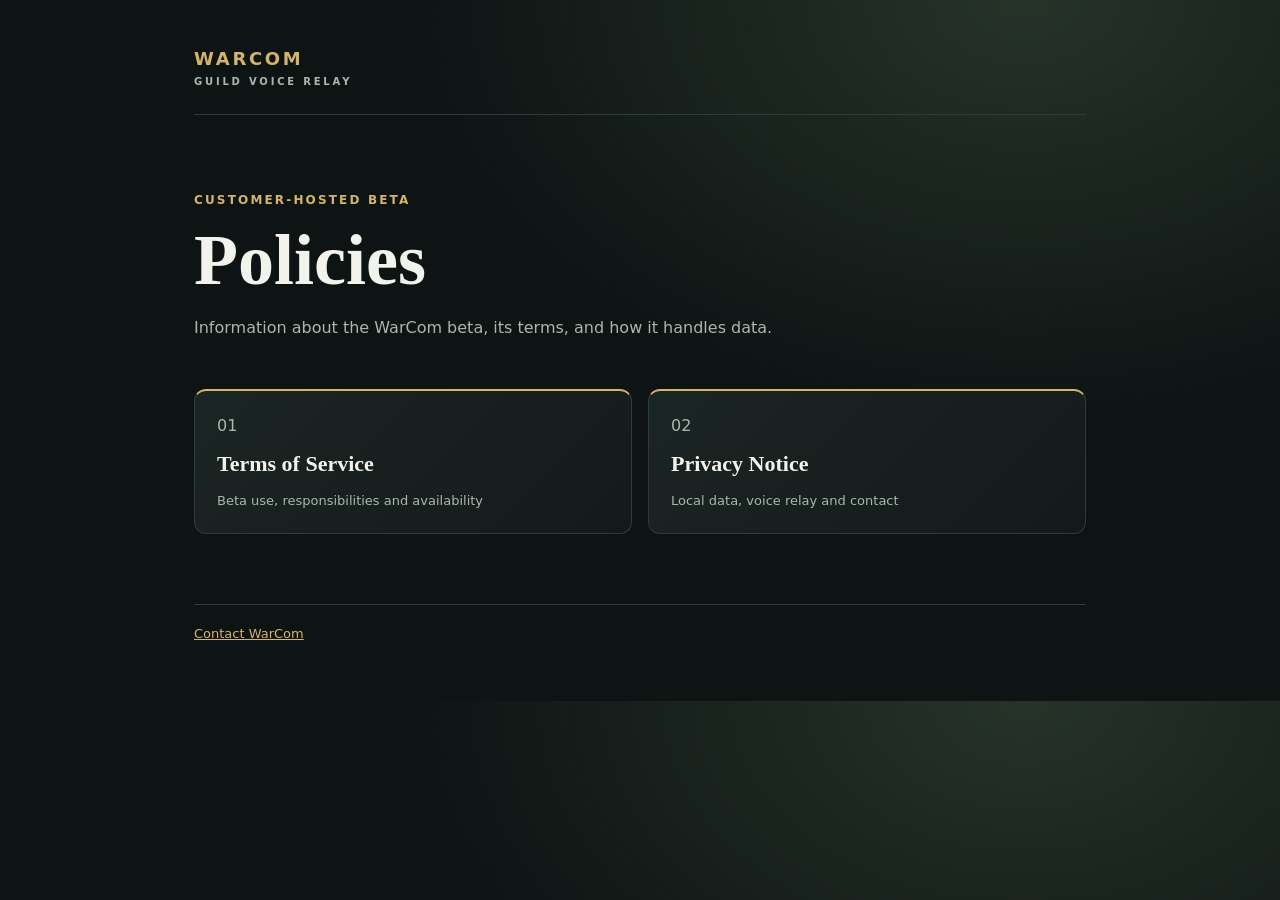
<file: index.html>
<!doctype html><html lang="en-GB"><head>  <meta charset="utf-8">  <meta name="viewport" content="width=device-width, initial-scale=1">  <meta name="description" content="WarCom Guild Voice Relay policies and contact details.">  <meta name="robots" content="noindex, follow"><title>WarCom policies</title>  <link rel="stylesheet" href="style.css"></head><body>  <main class="shell">    <header><a class="brand" href="index.html">WARCOM <span>GUILD VOICE RELAY</span></a></header>    <section class="intro">      <p class="eyebrow">CUSTOMER-HOSTED BETA</p>      <h1>Policies</h1>      <p>Information about the WarCom beta, its terms, and how it handles data.</p>    </section>    <nav class="cards" aria-label="Policies">      <a href="terms.html"><span>01</span><strong>Terms of Service</strong><small>Beta use, responsibilities and availability</small></a>      <a href="privacy.html"><span>02</span><strong>Privacy Notice</strong><small>Local data, voice relay and contact</small></a>    </nav>    <footer><a href="mailto:jamesalynch@live.ca">Contact WarCom</a></footer>  </main></body></html>
</file>
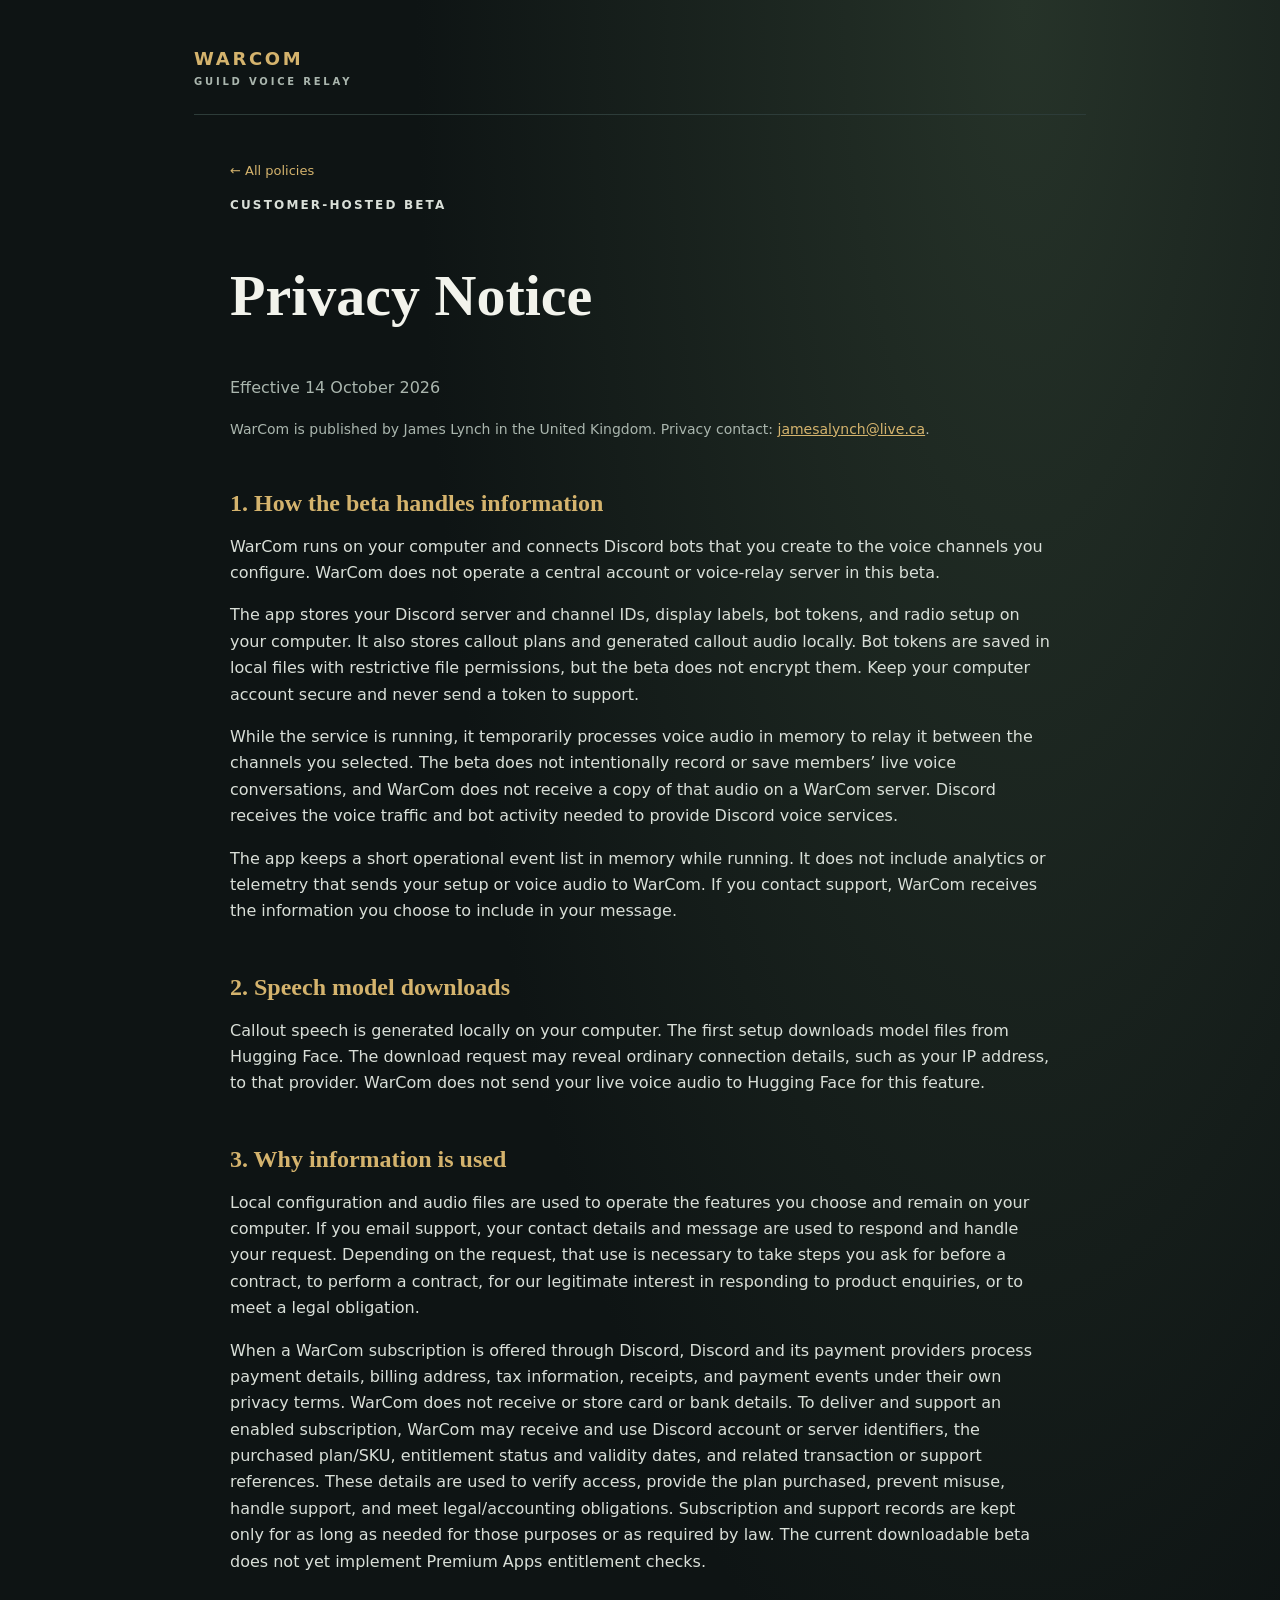
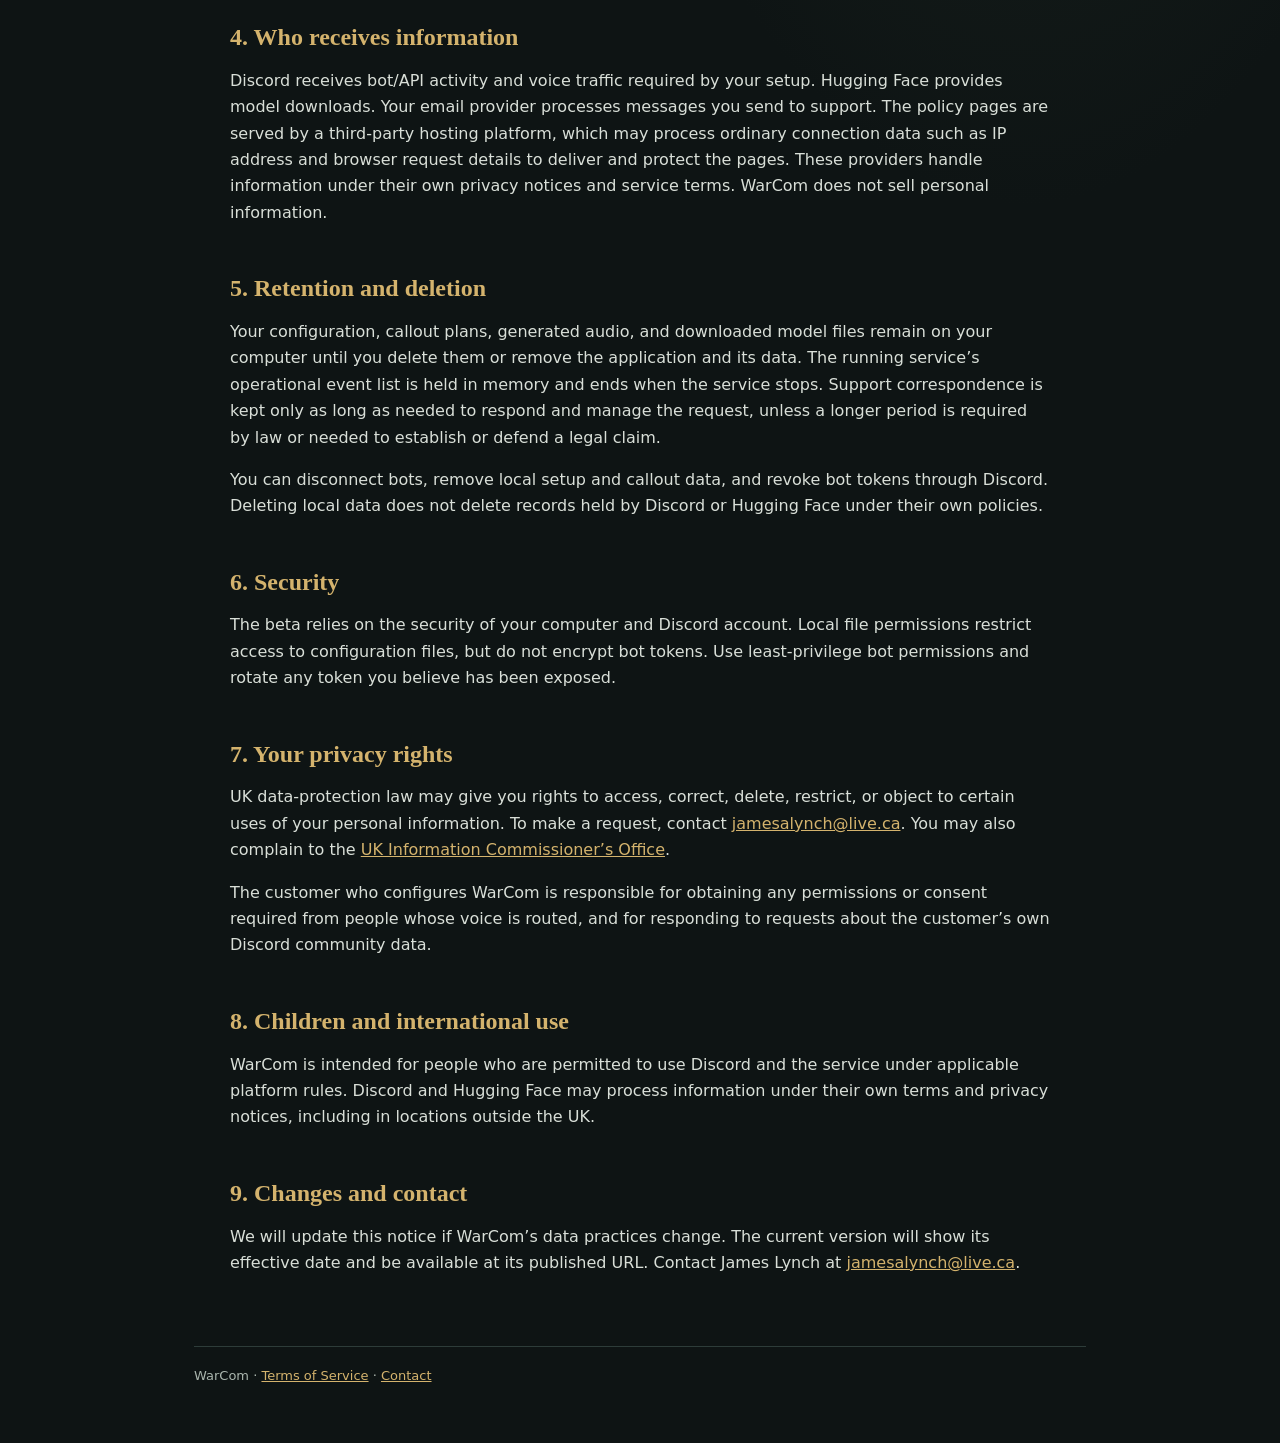
<file: privacy.html>
<!doctype html>
<html lang="en-GB"><head><meta charset="utf-8"><meta name="viewport" content="width=device-width, initial-scale=1"><meta name="description" content="Privacy notice for the WarCom Guild Voice Relay customer-hosted beta."><meta name="robots" content="noindex, nofollow"><title>Privacy Notice · WarCom</title><link rel="stylesheet" href="style.css?v=20261014"></head>
<body><main class="shell"><header><a class="brand" href="index.html">WARCOM <span>GUILD VOICE RELAY</span></a></header><article class="policy"><a class="back" href="index.html">← All policies</a><p class="eyebrow">CUSTOMER-HOSTED BETA</p><h1>Privacy Notice</h1><p class="date">Effective 14 October 2026</p>
<p class="publisher-line">WarCom is published by James Lynch in the United Kingdom. Privacy contact: <a href="mailto:jamesalynch@live.ca">jamesalynch@live.ca</a>.</p>
<h2>1. How the beta handles information</h2><p>WarCom runs on your computer and connects Discord bots that you create to the voice channels you configure. WarCom does not operate a central account or voice-relay server in this beta.</p><p>The app stores your Discord server and channel IDs, display labels, bot tokens, and radio setup on your computer. It also stores callout plans and generated callout audio locally. Bot tokens are saved in local files with restrictive file permissions, but the beta does not encrypt them. Keep your computer account secure and never send a token to support.</p><p>While the service is running, it temporarily processes voice audio in memory to relay it between the channels you selected. The beta does not intentionally record or save members’ live voice conversations, and WarCom does not receive a copy of that audio on a WarCom server. Discord receives the voice traffic and bot activity needed to provide Discord voice services.</p><p>The app keeps a short operational event list in memory while running. It does not include analytics or telemetry that sends your setup or voice audio to WarCom. If you contact support, WarCom receives the information you choose to include in your message.</p>
<h2>2. Speech model downloads</h2><p>Callout speech is generated locally on your computer. The first setup downloads model files from Hugging Face. The download request may reveal ordinary connection details, such as your IP address, to that provider. WarCom does not send your live voice audio to Hugging Face for this feature.</p>
<h2>3. Why information is used</h2><p>Local configuration and audio files are used to operate the features you choose and remain on your computer. If you email support, your contact details and message are used to respond and handle your request. Depending on the request, that use is necessary to take steps you ask for before a contract, to perform a contract, for our legitimate interest in responding to product enquiries, or to meet a legal obligation.</p><p>When a WarCom subscription is offered through Discord, Discord and its payment providers process payment details, billing address, tax information, receipts, and payment events under their own privacy terms. WarCom does not receive or store card or bank details. To deliver and support an enabled subscription, WarCom may receive and use Discord account or server identifiers, the purchased plan/SKU, entitlement status and validity dates, and related transaction or support references. These details are used to verify access, provide the plan purchased, prevent misuse, handle support, and meet legal/accounting obligations. Subscription and support records are kept only for as long as needed for those purposes or as required by law. The current downloadable beta does not yet implement Premium Apps entitlement checks.</p>
<h2>4. Who receives information</h2><p>Discord receives bot/API activity and voice traffic required by your setup. Hugging Face provides model downloads. Your email provider processes messages you send to support. The policy pages are served by a third-party hosting platform, which may process ordinary connection data such as IP address and browser request details to deliver and protect the pages. These providers handle information under their own privacy notices and service terms. WarCom does not sell personal information.</p>
<h2>5. Retention and deletion</h2><p>Your configuration, callout plans, generated audio, and downloaded model files remain on your computer until you delete them or remove the application and its data. The running service’s operational event list is held in memory and ends when the service stops. Support correspondence is kept only as long as needed to respond and manage the request, unless a longer period is required by law or needed to establish or defend a legal claim.</p><p>You can disconnect bots, remove local setup and callout data, and revoke bot tokens through Discord. Deleting local data does not delete records held by Discord or Hugging Face under their own policies.</p>
<h2>6. Security</h2><p>The beta relies on the security of your computer and Discord account. Local file permissions restrict access to configuration files, but do not encrypt bot tokens. Use least-privilege bot permissions and rotate any token you believe has been exposed.</p>
<h2>7. Your privacy rights</h2><p>UK data-protection law may give you rights to access, correct, delete, restrict, or object to certain uses of your personal information. To make a request, contact <a href="mailto:jamesalynch@live.ca">jamesalynch@live.ca</a>. You may also complain to the <a href="https://ico.org.uk/make-a-complaint/">UK Information Commissioner’s Office</a>.</p><p>The customer who configures WarCom is responsible for obtaining any permissions or consent required from people whose voice is routed, and for responding to requests about the customer’s own Discord community data.</p>
<h2>8. Children and international use</h2><p>WarCom is intended for people who are permitted to use Discord and the service under applicable platform rules. Discord and Hugging Face may process information under their own terms and privacy notices, including in locations outside the UK.</p>
<h2>9. Changes and contact</h2><p>We will update this notice if WarCom’s data practices change. The current version will show its effective date and be available at its published URL. Contact James Lynch at <a href="mailto:jamesalynch@live.ca">jamesalynch@live.ca</a>.</p>
</article><footer>WarCom · <a href="terms.html">Terms of Service</a> · <a href="mailto:jamesalynch@live.ca">Contact</a></footer></main></body></html>
</file>
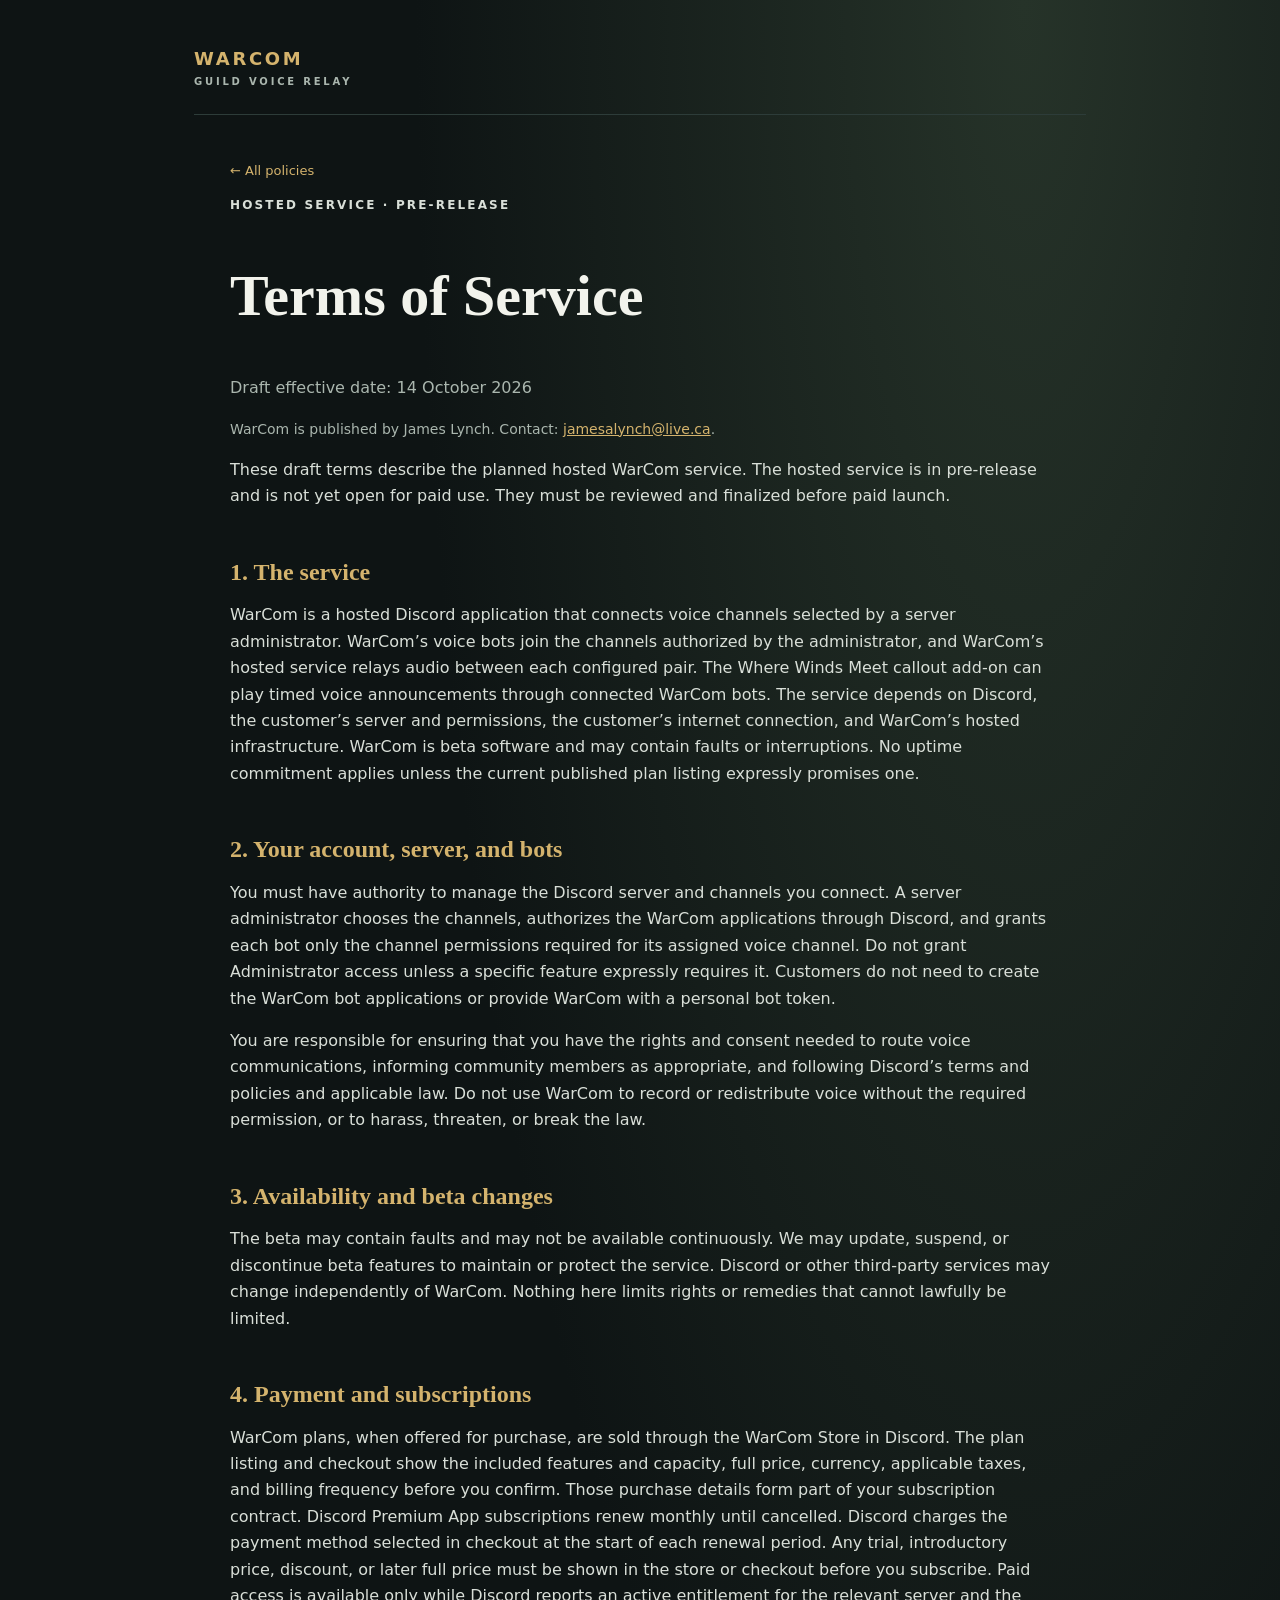
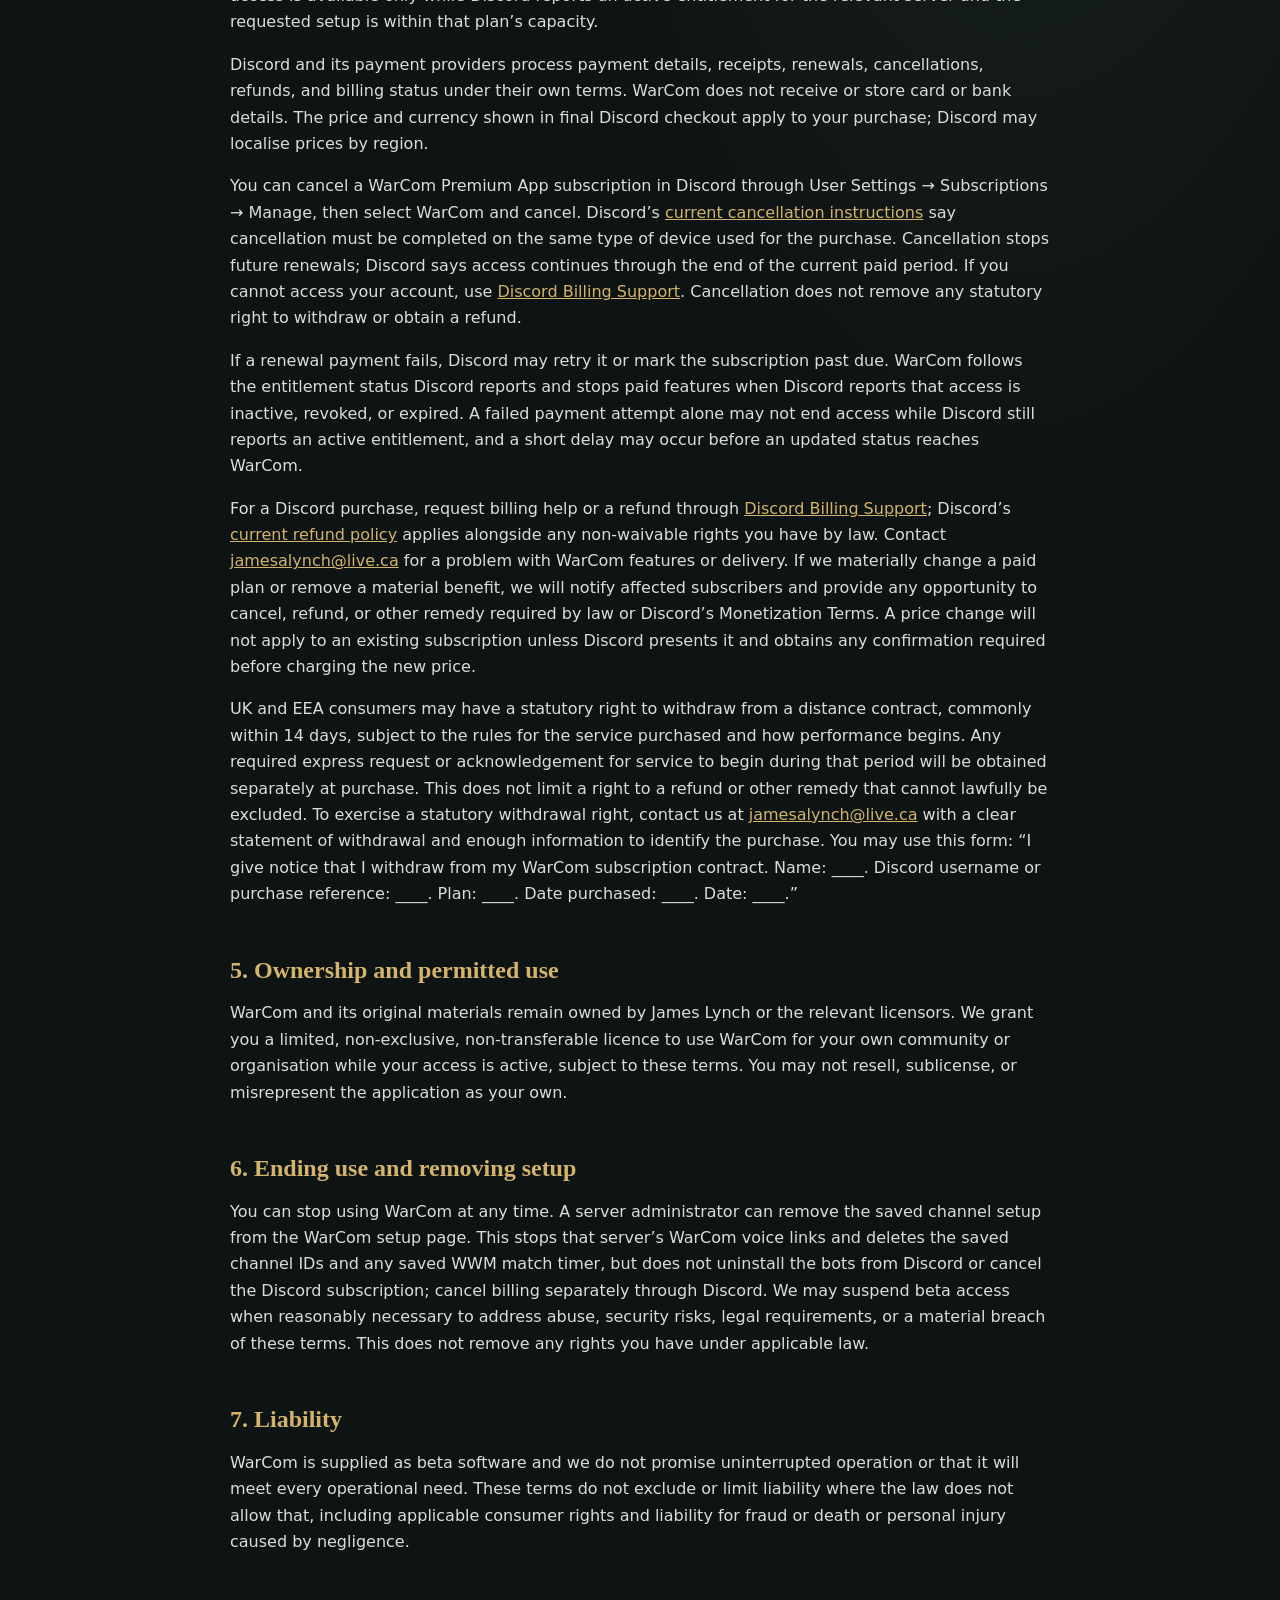
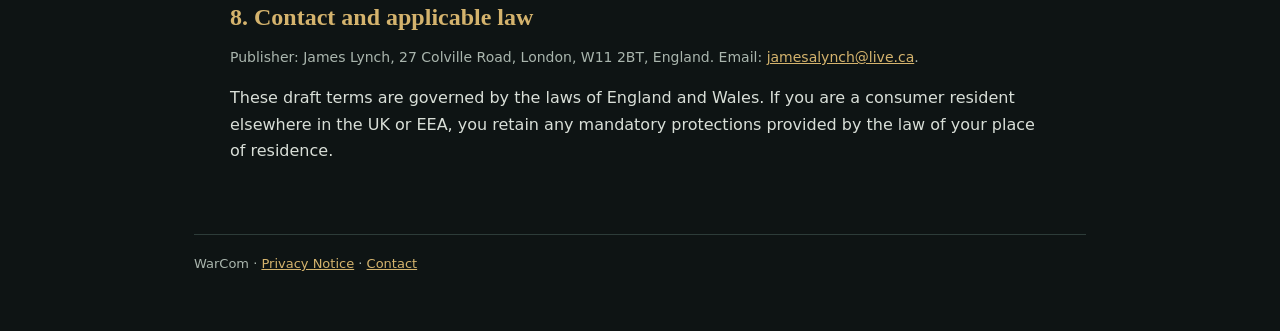
<file: terms.html>
<!doctype html>
<html lang="en-GB"><head><meta charset="utf-8"><meta name="viewport" content="width=device-width, initial-scale=1"><meta name="description" content="Terms for the WarCom hosted Discord voice service beta."><meta name="robots" content="noindex, nofollow"><title>Terms of Service · WarCom</title><link rel="stylesheet" href="style.css?v=20261014-hosted"></head>
<body><main class="shell"><header><a class="brand" href="index.html">WARCOM <span>GUILD VOICE RELAY</span></a></header><article class="policy"><a class="back" href="index.html">← All policies</a><p class="eyebrow">HOSTED SERVICE · PRE-RELEASE</p><h1>Terms of Service</h1><p class="date">Draft effective date: 14 October 2026</p>
<p class="publisher-line">WarCom is published by James Lynch. Contact: <a href="mailto:jamesalynch@live.ca">jamesalynch@live.ca</a>.</p>
<p>These draft terms describe the planned hosted WarCom service. The hosted service is in pre-release and is not yet open for paid use. They must be reviewed and finalized before paid launch.</p>
<h2>1. The service</h2><p>WarCom is a hosted Discord application that connects voice channels selected by a server administrator. WarCom’s voice bots join the channels authorized by the administrator, and WarCom’s hosted service relays audio between each configured pair. The Where Winds Meet callout add-on can play timed voice announcements through connected WarCom bots. The service depends on Discord, the customer’s server and permissions, the customer’s internet connection, and WarCom’s hosted infrastructure. WarCom is beta software and may contain faults or interruptions. No uptime commitment applies unless the current published plan listing expressly promises one.</p>
<h2>2. Your account, server, and bots</h2><p>You must have authority to manage the Discord server and channels you connect. A server administrator chooses the channels, authorizes the WarCom applications through Discord, and grants each bot only the channel permissions required for its assigned voice channel. Do not grant Administrator access unless a specific feature expressly requires it. Customers do not need to create the WarCom bot applications or provide WarCom with a personal bot token.</p><p>You are responsible for ensuring that you have the rights and consent needed to route voice communications, informing community members as appropriate, and following Discord’s terms and policies and applicable law. Do not use WarCom to record or redistribute voice without the required permission, or to harass, threaten, or break the law.</p>
<h2>3. Availability and beta changes</h2><p>The beta may contain faults and may not be available continuously. We may update, suspend, or discontinue beta features to maintain or protect the service. Discord or other third-party services may change independently of WarCom. Nothing here limits rights or remedies that cannot lawfully be limited.</p>
<h2>4. Payment and subscriptions</h2><p>WarCom plans, when offered for purchase, are sold through the WarCom Store in Discord. The plan listing and checkout show the included features and capacity, full price, currency, applicable taxes, and billing frequency before you confirm. Those purchase details form part of your subscription contract. Discord Premium App subscriptions renew monthly until cancelled. Discord charges the payment method selected in checkout at the start of each renewal period. Any trial, introductory price, discount, or later full price must be shown in the store or checkout before you subscribe. Paid access is available only while Discord reports an active entitlement for the relevant server and the requested setup is within that plan’s capacity.</p><p>Discord and its payment providers process payment details, receipts, renewals, cancellations, refunds, and billing status under their own terms. WarCom does not receive or store card or bank details. The price and currency shown in final Discord checkout apply to your purchase; Discord may localise prices by region.</p><p>You can cancel a WarCom Premium App subscription in Discord through User Settings → Subscriptions → Manage, then select WarCom and cancel. Discord’s <a href="https://support.discord.com/hc/en-us/articles/26729692307351-How-to-Cancel-your-Premium-App-Subscription">current cancellation instructions</a> say cancellation must be completed on the same type of device used for the purchase. Cancellation stops future renewals; Discord says access continues through the end of the current paid period. If you cannot access your account, use <a href="https://dis.gd/billing">Discord Billing Support</a>. Cancellation does not remove any statutory right to withdraw or obtain a refund.</p><p>If a renewal payment fails, Discord may retry it or mark the subscription past due. WarCom follows the entitlement status Discord reports and stops paid features when Discord reports that access is inactive, revoked, or expired. A failed payment attempt alone may not end access while Discord still reports an active entitlement, and a short delay may occur before an updated status reaches WarCom.</p><p>For a Discord purchase, request billing help or a refund through <a href="https://dis.gd/billing">Discord Billing Support</a>; Discord’s <a href="https://support.discord.com/hc/en-us/articles/360012668071-Refund-Policy">current refund policy</a> applies alongside any non-waivable rights you have by law. Contact <a href="mailto:jamesalynch@live.ca">jamesalynch@live.ca</a> for a problem with WarCom features or delivery. If we materially change a paid plan or remove a material benefit, we will notify affected subscribers and provide any opportunity to cancel, refund, or other remedy required by law or Discord’s Monetization Terms. A price change will not apply to an existing subscription unless Discord presents it and obtains any confirmation required before charging the new price.</p><p>UK and EEA consumers may have a statutory right to withdraw from a distance contract, commonly within 14 days, subject to the rules for the service purchased and how performance begins. Any required express request or acknowledgement for service to begin during that period will be obtained separately at purchase. This does not limit a right to a refund or other remedy that cannot lawfully be excluded. To exercise a statutory withdrawal right, contact us at <a href="mailto:jamesalynch@live.ca">jamesalynch@live.ca</a> with a clear statement of withdrawal and enough information to identify the purchase. You may use this form: “I give notice that I withdraw from my WarCom subscription contract. Name: ____. Discord username or purchase reference: ____. Plan: ____. Date purchased: ____. Date: ____.”</p>
<h2>5. Ownership and permitted use</h2><p>WarCom and its original materials remain owned by James Lynch or the relevant licensors. We grant you a limited, non-exclusive, non-transferable licence to use WarCom for your own community or organisation while your access is active, subject to these terms. You may not resell, sublicense, or misrepresent the application as your own.</p>
<h2>6. Ending use and removing setup</h2><p>You can stop using WarCom at any time. A server administrator can remove the saved channel setup from the WarCom setup page. This stops that server’s WarCom voice links and deletes the saved channel IDs and any saved WWM match timer, but does not uninstall the bots from Discord or cancel the Discord subscription; cancel billing separately through Discord. We may suspend beta access when reasonably necessary to address abuse, security risks, legal requirements, or a material breach of these terms. This does not remove any rights you have under applicable law.</p>
<h2>7. Liability</h2><p>WarCom is supplied as beta software and we do not promise uninterrupted operation or that it will meet every operational need. These terms do not exclude or limit liability where the law does not allow that, including applicable consumer rights and liability for fraud or death or personal injury caused by negligence.</p>
<h2>8. Contact and applicable law</h2><p class="legal-contact">Publisher: James Lynch, 27 Colville Road, London, W11 2BT, England. Email: <a href="mailto:jamesalynch@live.ca">jamesalynch@live.ca</a>.</p><p>These draft terms are governed by the laws of England and Wales. If you are a consumer resident elsewhere in the UK or EEA, you retain any mandatory protections provided by the law of your place of residence.</p>
</article><footer>WarCom · <a href="privacy.html">Privacy Notice</a> · <a href="mailto:jamesalynch@live.ca">Contact</a></footer></main></body></html>
</file>
<file: style.css>
:root{color-scheme:dark;--bg:#0e1414;--panel:#151d1d;--line:#2d3c39;--gold:#d4b36d;--muted:#aab6ae;--text:#f2f3ec}*{box-sizing:border-box}body{margin:0;background:radial-gradient(ellipse at 80% 0%,#263329 0,transparent 42%),var(--bg);color:var(--text);font:16px/1.65 system-ui,-apple-system,BlinkMacSystemFont,"Segoe UI",sans-serif}.shell{max-width:940px;margin:auto;padding:32px 24px 56px}header{border-bottom:1px solid var(--line);padding:12px 0 24px}.brand{color:var(--gold);font-size:18px;font-weight:800;letter-spacing:.15em;text-decoration:none}.brand span{display:block;color:var(--muted);font-size:10px;letter-spacing:.28em}.intro{padding:64px 0 32px}.eyebrow{color:var(--gold);font-size:12px;font-weight:700;letter-spacing:.18em}.intro h1{margin:.1em 0;font-family:Georgia,serif;font-size:clamp(44px,8vw,72px);line-height:1.05}.intro p:last-child{max-width:640px;color:var(--muted)}.cards{display:grid;grid-template-columns:repeat(auto-fit,minmax(260px,1fr));gap:16px}.cards a{display:flex;flex-direction:column;gap:7px;padding:22px;background:linear-gradient(135deg,#1b2523,#141a1a);border:1px solid var(--line);border-top:2px solid var(--gold);border-radius:12px;color:var(--text);text-decoration:none}.cards a:hover{border-color:var(--gold)}.cards span,.cards small{color:var(--muted)}.cards strong{font-family:Georgia,serif;font-size:22px}.cards small{font-size:13px}footer{margin-top:70px;border-top:1px solid var(--line);padding-top:18px;color:var(--muted);font-size:13px}a{color:var(--gold)}.policy{max-width:820px;margin:42px auto 0}.policy h1{font:700 clamp(38px,7vw,58px)/1.1 Georgia,serif}.policy h2{margin:2em 0 .4em;color:var(--gold);font:600 24px/1.2 Georgia,serif}.policy p,.policy li{color:#d9dfd8}.policy .date{color:var(--muted)}.policy .publisher-line,.policy .legal-contact{font-size:14px;color:var(--muted)}.notice{padding:14px 16px;border-left:3px solid var(--gold);background:#1b2523}.back{font-size:13px;text-decoration:none}@media(max-width:600px){.shell{padding:20px 16px 36px}.intro{padding-top:42px}}
</file>
